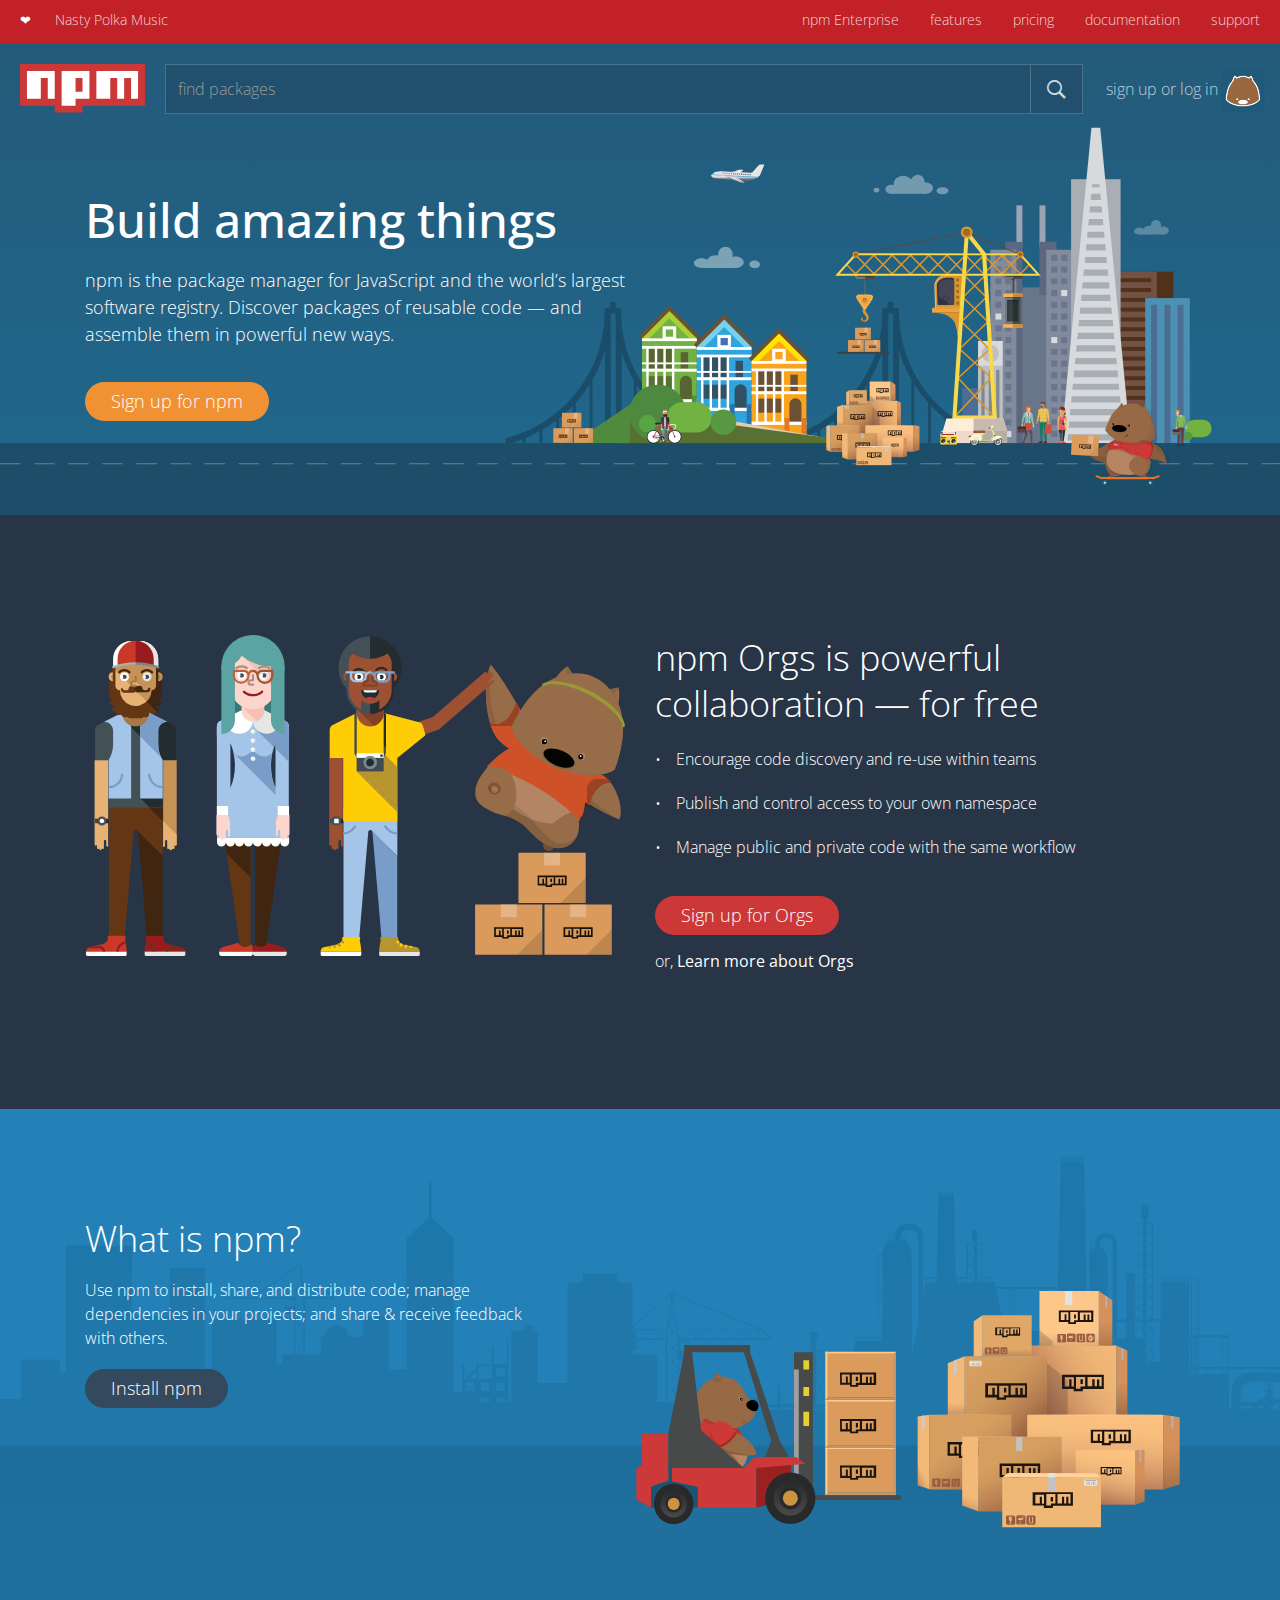
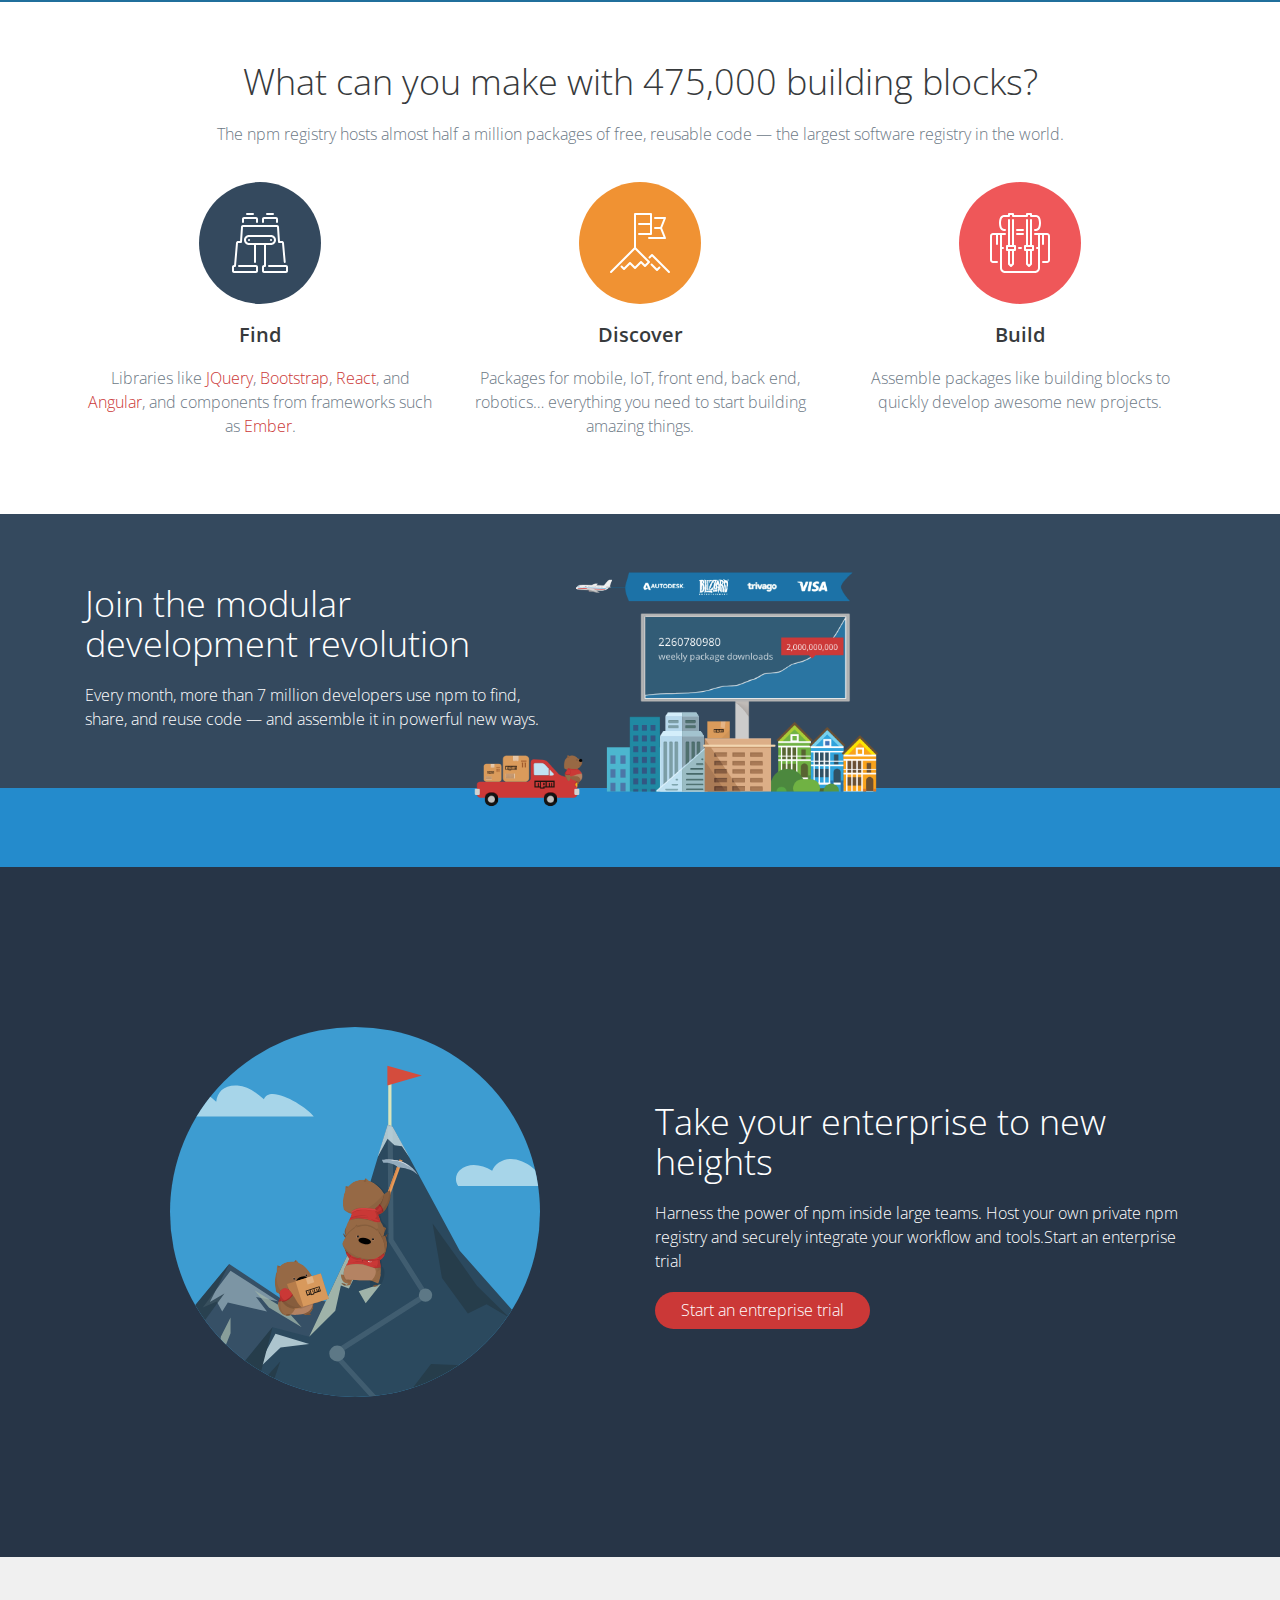
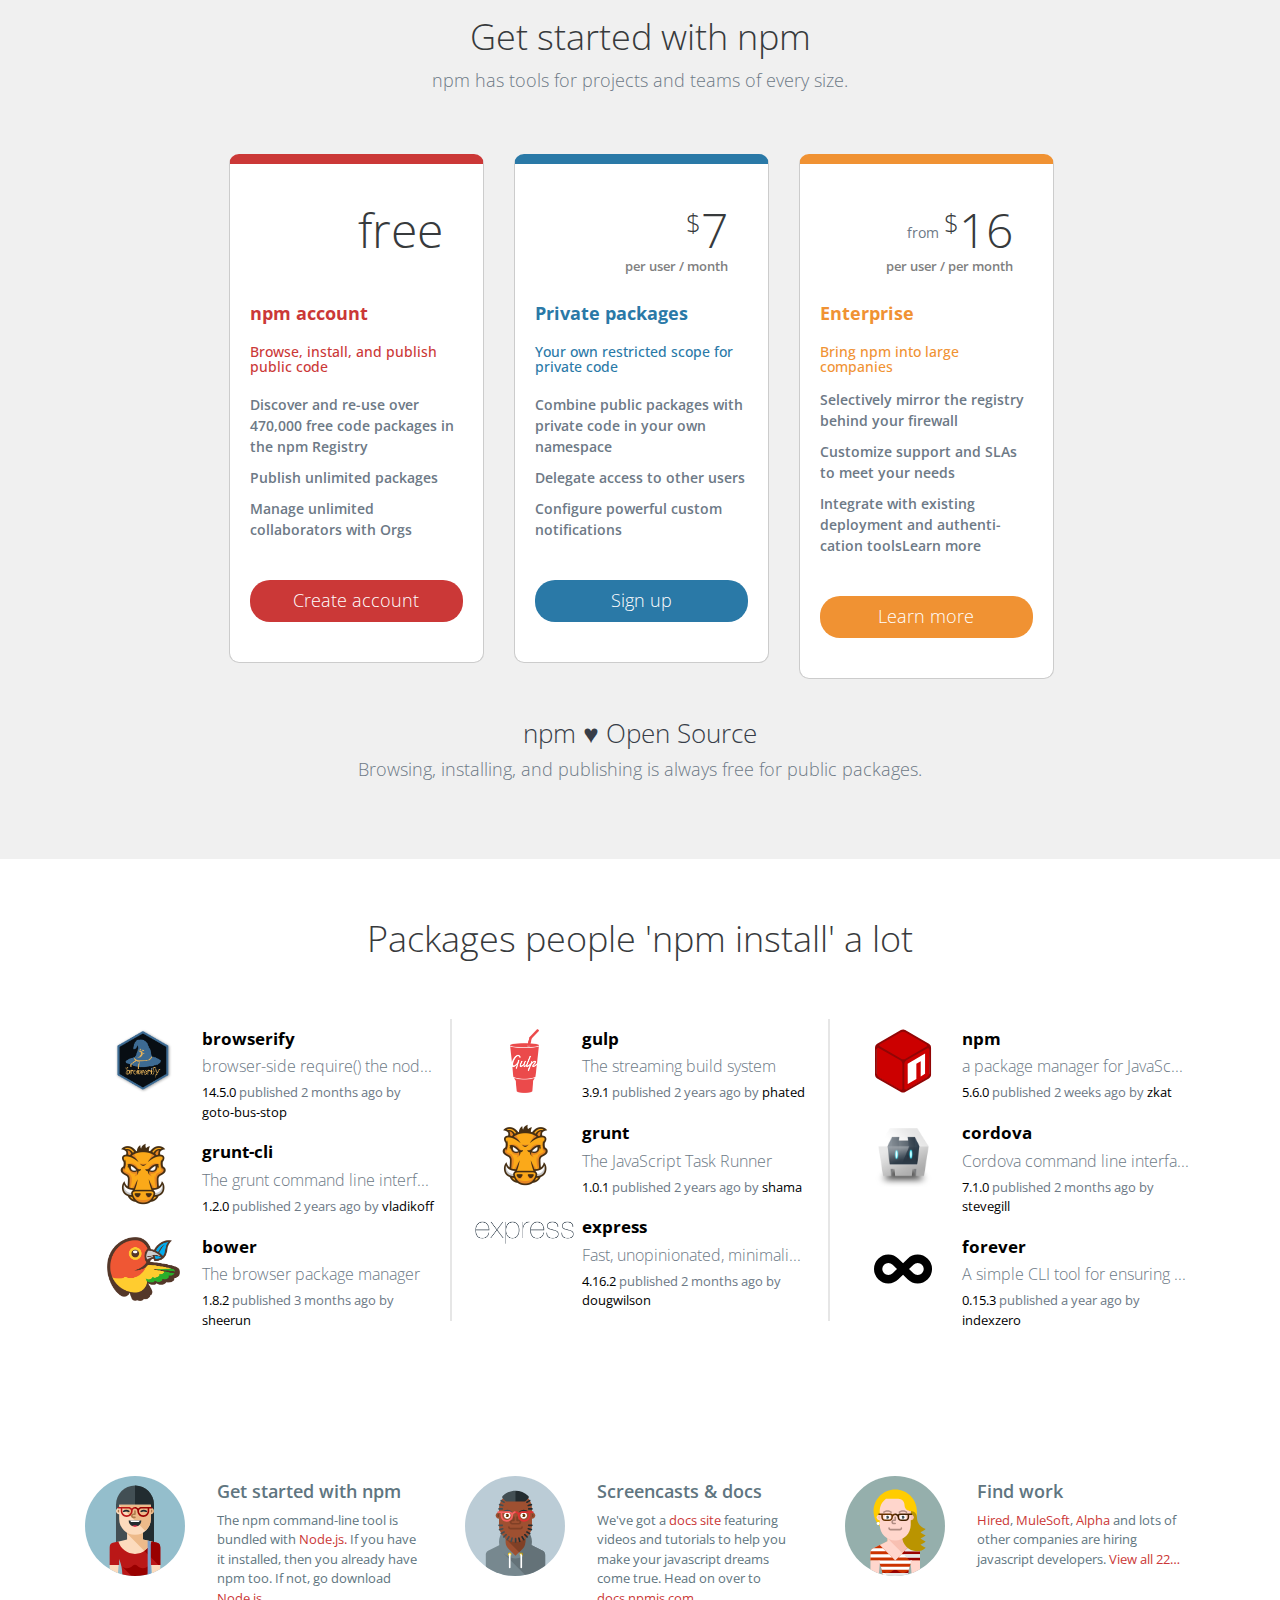
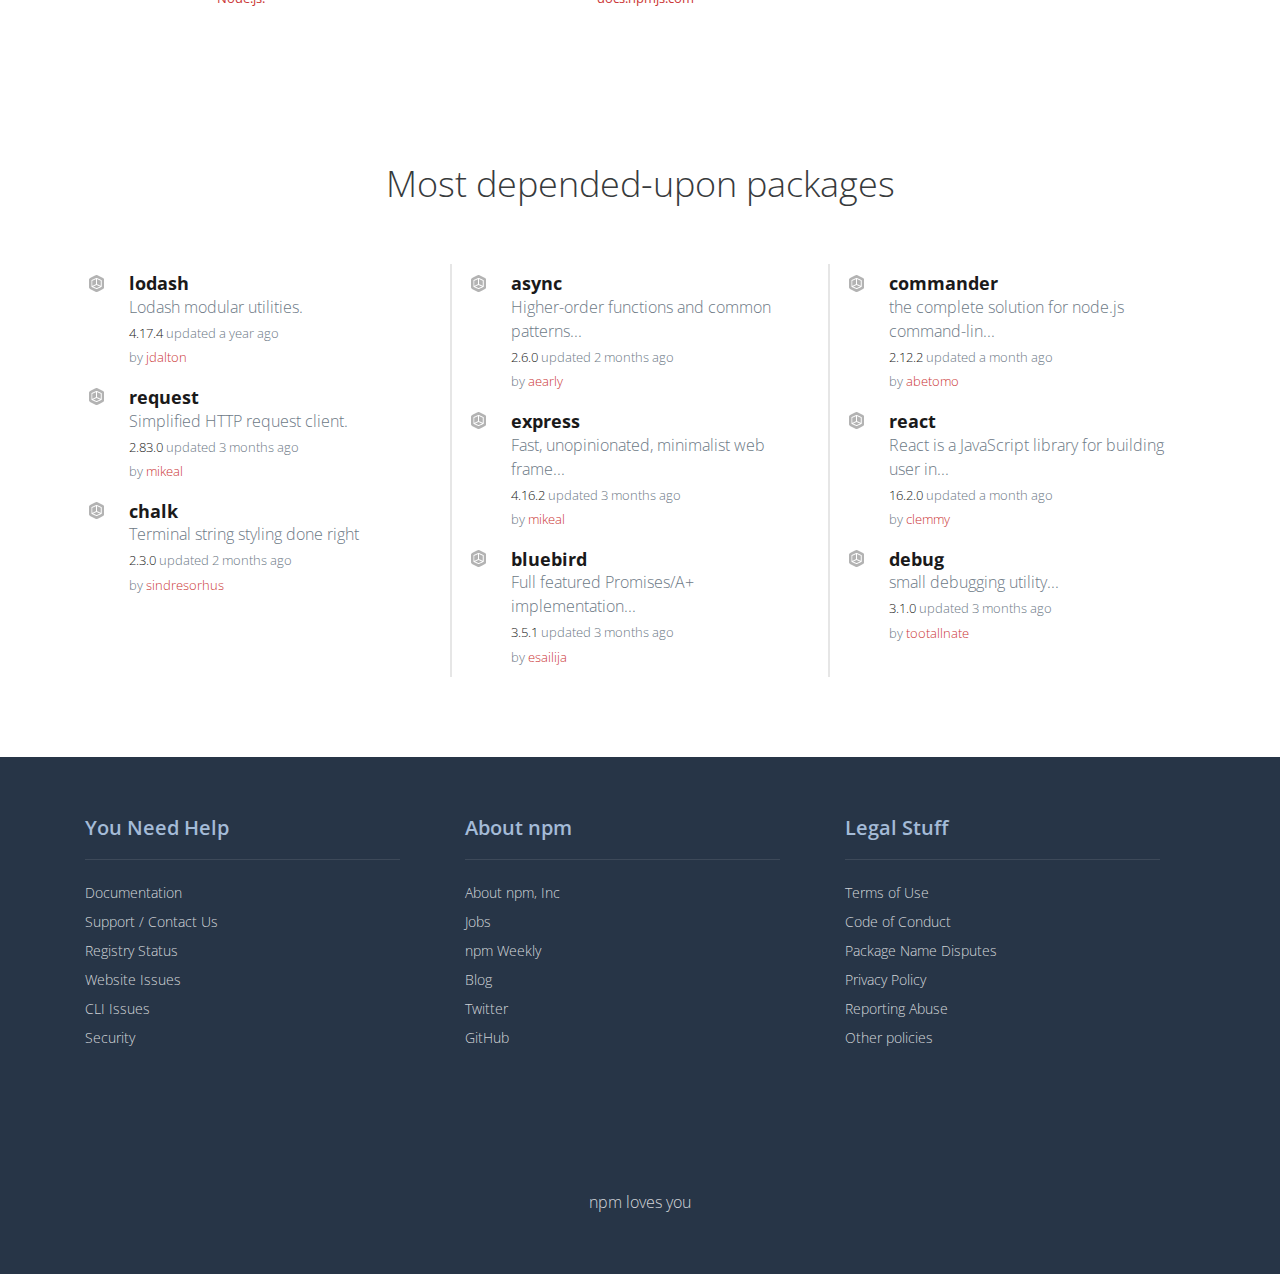
<file: npm/index.html>
<!DOCTYPE html>
<html lang="es">
    <head>
        <meta charset="utf-8">
        <meta name="viewport" content="width=device-width, initial-scale=1.0">
        <meta http-equiv="X-UA-Compatible" content="ie=edge">
        <title>npm</title>
        <meta name="author" content="Miguel Álvarez de Cienfuegos Rosado">
        <link href="https://fonts.googleapis.com/css?family=Open+Sans:200,300,400,600,700" rel="stylesheet">
        <link href="css/ionicons.min.css" rel="stylesheet">
        <link rel="stylesheet" type="text/css" href="css/estilos.css">
        <link href="css/bootstrap.min.css" rel="stylesheet">
    </head>
    
    <body>
        <header>
            <nav class="navbar navbar-light bg-faded col-xs-12">
                <div id="div-left-nav" class="col-xs-4">
                    <a id="heart" href="#">❤</a>
                    <a id="nasty" href="#">Nasty Polka Music</a>
                </div>
                <button class="navbar-toggler boton-nav hidden-lg-up" type="button" data-toggle="collapse" data-target="#menu">
                &#9776;
                </button>
                <div id="menu" class="collapse navbar-collapse navbar-toggleable-md col-xs-8">
                    <ul class="nav navbar-nav">
                        <li class="nav-item">                                 
                            <a class="nav-link" href="#">npm Enterprise<span class="sr-only">(current)</span></a>
                        </li>
                        <li class="nav-item">  
                            <a class="nav-link" href="#">features</a>
                        </li>
                        <li class="nav-item">
                            <a class="nav-link" href="#">pricing</a>
                        </li>
                         <li class="nav-item">
                            <a class="nav-link" href="#">documentation</a>
                        </li>
                        <li class="nav-item"> 
                            <a class="nav-link" href="#">support</a>
                        </li>
                    </ul>
                </div>
            </nav>
            <div class="sub-header col-xs-12">
                <div id="logo-head" class="col-xs-2">
                    <a href="#">
                        <svg viewBox="0 0 18 7">
                            <path fill="#CB3837" d="M0,0v6h5v1h4v-1h9v-6"></path>
                            <path fill="#FFF" d="M1,1v4h2v-3h1v3h1v-4h1v5h2v-4h1v2h-1v1h2v-4h1v4h2v-3h1v3h1v-3h1v3h1v-4"></path>
                        </svg>
                    </a>
                </div>
                <form id="searchbox" action="#">
                    <input class="form-control" type="text" placeholder="find packages" name="search" id="search">
                    <button class="btn btn-outline-success" type="submit" id="search_button"><i class="ion-ios-search-strong"></i></button>
                </form>
                <div id="login">
                    <span><a href="">sign up</a> or <a href="">log in</a></span>
                    <img src="images/bear-logo.png" alt="">
                </div>
            </div>
        </header>
        <section id="sect-1" class="container-fluid">
            <div class="container">
                <div class="row">
                    <div id="banner-1" class="col-xs-6">
                        <h1>Build amazing things</h1>
                        <p>
                            npm is the package manager for JavaScript and the world’s largest software registry. Discover packages of reusable code — and assemble them in powerful new ways.
                        </p>
                        <a href="">Sign up for npm</a>
                    </div>
                </div>
            </div>
        </section>
        <section id="sect-2" class="container-fluid">
            <div class="container">
                <div class="row">
                    <div id="s-2-div-img" class="col-xs-6">
                        <img src="images/collaboration.svg" alt="">
                    </div>
                    <div id="s-2-div-ban" class="col-xs-6">
                        <h2>npm Orgs is powerful collaboration — for free</h2>
                        <ul>
                            <li>Encourage code discovery and re-use within teams</li>
                            <li>Publish and control access to your own namespace</li>
                            <li>Manage public and private code with the same workflow</li>
                        </ul>
                        <a id="s-2-b-a" href="#">Sign up for Orgs</a>
                        <p>or, <a href="#">Learn more about Orgs</a></p>
                    </div>
                </div>
            </div>
        </section>
        <section id="sect-3" class="container-fluid">
            <div class="container">
                <div class="row">
                    <div id="s-3-d-b" class="col-xs-6">
                        <h2>What is npm?</h2>
                        <p>Use npm to install, share, and distribute code; manage dependencies in your projects; and share & receive feedback with others.</p>
                        <a href="#">Install npm</a>
                    </div>
                </div>
            </div>
        </section>
        <section id="sect-4" class="container-fluid">
            <div class="container">
                <div class="row">
                    <h2>What can you make with 475,000 building blocks?</h2>
                    <p id="s-4-p">The npm registry hosts almost half a million packages of free, reusable code — the largest software registry in the world.</p>
                    <article class="col-xs-4">
                        <img src="images/binoculars.svg" alt="">
                        <h3>Find</h3>
                        <p>Libraries like <a href="">JQuery</a>, <a href="">Bootstrap</a>, <a href="">React</a>, and <a href="">Angular</a>, and components from frameworks such as <a href="">Ember</a>.</p>
                    </article>
                    <article class="col-xs-4">
                        <img src="images/mountain-flag.svg" alt="">
                        <h3>Discover</h3>
                        <p>Packages for mobile, IoT, front end, back end, robotics… everything you need to start building amazing things.</p>
                    </article>
                    <article class="col-xs-4">
                        <img src="images/backpack.svg" alt="">
                        <h3>Build</h3>
                        <p>Assemble packages like building blocks to quickly develop awesome new projects.</p>
                    </article>
                </div>
            </div>
        </section>
        <section id="sect-5" class="container-fluid">
            <div class="container">
                <div class="row">
                    <div id="s-5-d-b" class="col-xs-6">
                        <h2>Join the modular development revolution</h2>
                        <p>Every month, more than 7 million developers use npm to find, share, and reuse code — and assemble it in powerful new ways.</p>
                    </div>
                </div>
            </div>
        </section>
        <section id="sect-6">
            <div class="container">
                <div class="row">
                    <div id="s-6-d-i" class="col-xs-6">
                        <img src="images/mountain-climbing-bears.svg" alt="">
                    </div>
                    <div id="s-6-d-b" class="col-xs-6">
                        <h2>Take your enterprise to new heights</h2>
                        <p>Harness the power of npm inside large teams. Host your own private npm registry and securely integrate your workflow and tools.Start an enterprise trial</p>
                        <a href="">Start an entreprise trial</a>
                    </div>
                </div>
            </div>
        </section>
        <section id="sect-7">
            <div class="container">
                <div class="row">
                    <h2>Get started with npm</h2>
                    <p id="s-7-p">npm has tools for projects and teams of every size.</p>
                    <article id="s-7-a-1" class="col-xs-3">
                        <div class="s-7-d-c">
                            <div class="s-7-d-d">
                                <h3>free</h3>
                            </div>
                            <h4>npm account</h4>
                            <h6>Browse, install, and publish public code</h6>
                            <ul>
                                <li>Discover and re-use over 470,000 free code packages in the npm Registry</li>
                                <li>Publish unlimited packages</li>
                                <li>Manage unlimited collaborators with Orgs</li>
                            </ul>
                            <a href="">Create account</a>
                        </div>
                    </article>
                    <article id="s-7-a-2" class="col-xs-3">
                        <div class="s-7-d-c">
                            <div class="s-7-d-d">
                                <h3><span>$</span>7</h3>
                                <p>per user / month</p>
                            </div>
                            <h4>Private packages</h4>
                            <h6>Your own restricted scope for private code</h6>
                            <ul>
                                <li>Combine public packages with private code in your own namespace</li>
                                <li>Delegate access to other users</li>
                                <li>Configure powerful custom notifications</li>
                            </ul>
                            <a href="">Sign up</a>
                        </div>
                    </article>
                    <article id="s-7-a-3" class="col-xs-3">
                        <div class="s-7-d-c">
                            <div class="s-7-d-d">
                                <div id="head-h3-s7">
                                    <span id="span-from">from</span>
                                    <h3><span>$</span>16</h3>
                                </div>
                                <p>per user / per month</p>
                            </div>
                            <h4>Enterprise</h4>
                            <h6>Bring npm into large companies</h6>
                            <ul>
                                <li>Selectively mirror the registry behind your firewall</li>
                                <li>Customize support and SLAs to meet your needs</li>
                                <li>Integrate with existing deployment and auth­enti­cation toolsLearn more</li>
                            </ul>
                            <a href="">Learn more</a>
                        </div>
                    </article>
                    <h3 id="heart-s7" class="col-xs-12">npm ♥︎ Open Source</h3>
                    <p id="p-fin-s7" class="col-xs-12">Browsing, installing, and publishing is always free for public packages.</p>
                </div>
            </div>
        </section>
        <section id="sect-8">
            <div class="container">
                <div class="row">
                    <h2>Packages people 'npm install' a lot</h2>
                    <ul class="col-xs-4">
                        <li>
                            <div class="s-8-d-i col-xs-4">
                                <a href="">
                                    <img src="images/img-1.png" alt="">
                                </a>
                            </div>
                            <div class="s-8-d-cont col-xs-8">
                                <h3>
                                    <a href="">browserify</a>
                                </h3>
                                <p class="p-1-s8">browser-side require() the nod...</p>
                                <p class="p-2-s8"><a href="">14.5.0</a> published 2 months ago by <a href="">goto-bus-stop</a></p>
                            </div>    
                        </li>
                        <li>
                            <div class="s-8-d-i col-xs-4">
                                <a href="">
                                    <img src="images/img-2.png" alt="">
                                </a>
                            </div>
                            <div class="s-8-d-cont col-xs-8">
                                <h3>
                                    <a href="">grunt-cli</a>
                                </h3>
                                <p class="p-1-s8">The grunt command line interf...</p>
                                <p class="p-2-s8"><a href="">1.2.0</a> published 2 years ago by <a href="">vladikoff</a></p>
                            </div>    
                        </li>
                        <li>
                            <div class="s-8-d-i col-xs-4">
                                <a href="">
                                    <img src="images/img-3.png" alt="">
                                </a>
                            </div>
                            <div class="s-8-d-cont col-xs-8">
                                <h3>
                                    <a href="">bower</a>
                                </h3>
                                <p class="p-1-s8">The browser package manager</p>
                                <p class="p-2-s8"><a href="">1.8.2</a> published 3 months ago by <a href="">sheerun</a></p>
                            </div>    
                        </li>
                    </ul>
                    <ul id="s-8-ul-2" class="col-xs-4">
                        <li>
                            <div class="s-8-d-i col-xs-4">
                                <a href="">
                                    <img src="images/img-4.png" alt="">
                                </a>
                            </div>
                            <div class="s-8-d-cont col-xs-8">
                                <h3>
                                    <a href="">gulp</a>
                                </h3>
                                <p class="p-1-s8">The streaming build system</p>
                                <p class="p-2-s8"><a href="">3.9.1</a> published 2 years ago by <a href="">phated</a></p>
                            </div>    
                        </li>
                        <li>
                            <div class="s-8-d-i col-xs-4">
                                <a href="">
                                    <img src="images/img-2.png" alt="">
                                </a>
                            </div>
                            <div class="s-8-d-cont col-xs-8">
                                <h3>
                                    <a href="">grunt</a>
                                </h3>
                                <p class="p-1-s8">The JavaScript Task Runner</p>
                                <p class="p-2-s8"><a href="">1.0.1</a> published 2 years ago by <a href="">shama</a></p>
                            </div>    
                        </li>
                        <li>
                            <div class="s-8-d-i col-xs-4">
                                <a href="">
                                    <img src="images/img-6.png" alt="">
                                </a>
                            </div>
                            <div class="s-8-d-cont col-xs-8">
                                <h3>
                                    <a href="">express</a>
                                </h3>
                                <p class="p-1-s8">Fast, unopinionated, minimali...</p>
                                <p class="p-2-s8"><a href="">4.16.2</a> published 2 months ago by <a href="">dougwilson</a></p>
                            </div>    
                        </li>
                    </ul>
                    <ul class="col-xs-4">
                        <li>
                            <div class="s-8-d-i col-xs-4">
                                <a href="">
                                    <img src="images/img-7.svg" alt="">
                                </a>
                            </div>
                            <div class="s-8-d-cont col-xs-8">
                                <h3>
                                    <a href="">npm</a>
                                </h3>
                                <p class="p-1-s8">a package manager for JavaSc...</p>
                                <p class="p-2-s8"><a href="">5.6.0</a> published 2 weeks ago by <a href="">zkat</a></p>
                            </div>    
                        </li>
                        <li>
                            <div class="s-8-d-i col-xs-4">
                                <a href="">
                                    <img src="images/img-8.png" alt="">
                                </a>
                            </div>
                            <div class="s-8-d-cont col-xs-8">
                                <h3>
                                    <a href="">cordova</a>
                                </h3>
                                <p class="p-1-s8">Cordova command line interfa...</p>
                                <p class="p-2-s8"><a href="">7.1.0</a> published 2 months ago by <a href="">stevegill</a></p>
                            </div>    
                        </li>
                        <li>
                            <div class="s-8-d-i col-xs-4">
                                <a href="">
                                    <img src="images/img-9.svg" alt="">
                                </a>
                            </div>
                            <div class="s-8-d-cont col-xs-8">
                                <h3>
                                    <a href="">forever</a>
                                </h3>
                                <p class="p-1-s8">A simple CLI tool for ensuring ...</p>
                                <p class="p-2-s8"><a href="">0.15.3</a> published a year ago by <a href="">indexzero</a></p>
                            </div>    
                        </li>
                    </ul>
                </div>
            </div>
        </section>
        <section id="sect-9" class="container-fluid">
            <div class="container">
                <div class="row">
                    <aricle class="col-xs-4">
                        <div class="col-xs-4">
                            <img src="images/Avatar1.svg" alt="">
                        </div>
                        <div class="col-xs-8">
                            <h4>
                                <a href="">Get started with npm</a>
                            </h4>
                            <p>The npm command-line tool is bundled with <a href="">Node.js.</a> If you have it installed, then you already have npm too. If not, go download <a href="">Node.js.</a></p>
                        </div>
                    </aricle>
                    <aricle class="col-xs-4">
                        <div class="col-xs-4">
                            <img src="images/Avatar2.svg" alt="">
                        </div>
                        <div class="col-xs-8">
                            <h4>
                                <a href="">Screencasts & docs</a>
                            </h4>
                            <p>We've got a <a href="">docs site</a> featuring videos and tutorials to help you make your javascript dreams come true. Head on over to <a href="">docs.npmjs.com</a></p>
                        </div>
                    </aricle>
                    <aricle class="col-xs-4">
                        <div class="col-xs-4">
                            <img src="images/Avatar3.svg" alt="">
                        </div>
                        <div class="col-xs-8">    
                            <h4>
                                <a href="">Find work</a>
                            </h4>
                            <p><a href="">Hired</a>, <a href="">MuleSoft</a>, <a href="">Alpha</a> and lots of other companies are hiring javascript developers. <a href="">View all 22…</a></p>
                        </div>
                    </aricle>
                </div>
            </div>
        </section>
        <section id="sect-10" class="container">
            <div class="row">
                <h2>Most depended-upon packages</h2>
                <div id="group-1" class="col-xs-4">
                    <article>
                        <div class="col-xs-1">
                            <img src="images/section-9-simbol.png" alt="">
                        </div>
                        <div class="col-xs-11">
                            <h3>
                                <a href="">lodash</a>
                            </h3>
                            <p class="p-1">Lodash modular utilities.</p>
                            <p class="p-2"><a href="">4.17.4</a> updated a year ago</p>
                            <p class="p-3">by <a href="">jdalton</a></p>
                        </div>
                    </article>
                    <article>
                        <div class="col-xs-1">
                            <img src="images/section-9-simbol.png" alt="">
                        </div>
                        <div class="col-xs-11">
                            <h3>
                                <a href="">request</a>
                            </h3>
                            <p class="p-1">Simplified HTTP request client.</p>
                            <p class="p-2"><a href="">2.83.0</a> updated 3 months ago</p>
                            <p class="p-3">by <a href="">mikeal</a></p>
                        </div>
                    </article>
                    <article>
                        <div class="col-xs-1">
                            <img src="images/section-9-simbol.png" alt="">
                        </div>
                        <div class="col-xs-11">
                            <h3>
                                <a href="">chalk</a>
                            </h3>
                            <p class="p-1">Terminal string styling done right</p>
                            <p class="p-2"><a href="">2.3.0</a> updated 2 months ago</p>
                            <p class="p-3">by <a href="">sindresorhus</a></p>
                        </div>
                    </article>
                </div>
                <div id="group-2" class="col-xs-4">
                    <article>
                        <div class="col-xs-1">
                            <img src="images/section-9-simbol.png" alt="">
                        </div>
                        <div class="col-xs-11">
                            <h3>
                                <a href="">async</a>
                            </h3>
                            <p class="p-1">Higher-order functions and common patterns...</p>
                            <p class="p-2"><a href="">2.6.0</a> updated 2 months ago</p>
                            <p class="p-3">by <a href="">aearly</a></p>
                        </div>
                    </article>
                    <article>
                        <div class="col-xs-1">
                            <img src="images/section-9-simbol.png" alt="">
                        </div>
                        <div class="col-xs-11">
                            <h3>
                                <a href="">express</a>
                            </h3>
                            <p class="p-1">Fast, unopinionated, minimalist web frame...</p>
                            <p class="p-2"><a href="">4.16.2</a> updated 3 months ago</p>
                            <p class="p-3">by <a href="">mikeal</a></p>
                        </div>
                    </article>
                    <article>
                        <div class="col-xs-1">
                            <img src="images/section-9-simbol.png" alt="">
                        </div>
                        <div class="col-xs-11">
                            <h3>
                                <a href="">bluebird</a>
                            </h3>
                            <p class="p-1">Full featured Promises/A+ implementation...</p>
                            <p class="p-2"><a href="">3.5.1</a> updated 3 months ago</p>
                            <p class="p-3">by <a href=""> esailija</a></p>
                        </div>
                    </article>
                </div>
                <div id="group-3" class="col-xs-4">
                    <article>
                        <div class="col-xs-1">
                            <img src="images/section-9-simbol.png" alt="">
                        </div>
                        <div class="col-xs-11">
                            <h3>
                                <a href="">commander</a>
                            </h3>
                            <p class="p-1">the complete solution for node.js command-lin...</p>
                            <p class="p-2"><a href="">2.12.2</a> updated a month ago</p>
                            <p class="p-3">by <a href="">abetomo</a></p>
                        </div>
                    </article>
                    <article>
                        <div class="col-xs-1">
                            <img src="images/section-9-simbol.png" alt="">
                        </div>
                        <div class="col-xs-11">
                            <h3>
                                <a href="">react</a>
                            </h3>
                            <p class="p-1">React is a JavaScript library for building user in...</p>
                            <p class="p-2"><a href="">16.2.0</a> updated a month ago</p>
                            <p class="p-3">by <a href=""> clemmy</a></p>
                        </div>
                    </article>
                    <article>
                        <div class="col-xs-1">
                            <img src="images/section-9-simbol.png" alt="">
                        </div>
                        <div class="col-xs-11">
                            <h3>
                                <a href="">debug</a>
                            </h3>
                            <p class="p-1">small debugging utility...</p>
                            <p class="p-2"><a href="">3.1.0</a> updated 3 months ago</p>
                            <p class="p-3">by <a href="">  tootallnate</a></p>
                        </div>
                    </article>
                </div>                
            </div>
        </section>
        <footer class="container-fluid">
            <div class="container">
                <div class="row">
                    <div class="col-xs-4">
                        <h3>You Need Help</h3>
                        <ul>
                            <li><a href="">Documentation</a></li>
                            <li><a href="">Support / Contact Us</a></li>
                            <li><a href="">Registry Status</a></li>
                            <li><a href="">Website Issues</a></li>
                            <li><a href="">CLI Issues</a></li>
                            <li><a href="">Security</a></li>
                        </ul>
                    </div>
                    <div class="col-xs-4">
                        <h3>About npm</h3>
                        <ul>
                            <li><a href="">About npm, Inc</a></li>
                            <li><a href="">Jobs</a></li>
                            <li><a href="">npm Weekly</a></li>
                            <li><a href="">Blog</a></li>
                            <li><a href="">Twitter</a></li>
                            <li><a href="">GitHub</a></li>
                        </ul>
                    </div>
                    <div class="col-xs-4">
                        <h3>Legal Stuff</h3>
                        <ul>
                            <li><a href="">Terms of Use</a></li>
                            <li><a href="">Code of Conduct</a></li>
                            <li><a href="">Package Name Disputes</a></li>
                            <li><a href="">Privacy Policy</a></li>
                            <li><a href="">Reporting Abuse</a></li>
                            <li><a href="">Other policies</a></li>
                        </ul>
                    </div>
                    <p><a id="subfooter" href="">npm loves you</a></p>
                </div>
            </div>
        </footer>
        

        <script src="js/jquery-2.2.3.min.js"></script>
        <script src="js/bootstrap.min.js"></script>
    </body>
</html>
</file>
<file: npm/css/estilos.css>
*{
	text-decoration: none!important;
	list-style: none;
	font-family: 'Open Sans', sans-serif;
	box-sizing: border-box;
}

*:focus{
	outline: none!important;
}

img{
	max-width: 100%;
}

header{
	position: relative;
	z-index: 9;
}

header nav{
	font-size: 14px!important;
	background: #C12127!important;
	display: inline;
	border-radius: 0!important;
	padding: 0 20px!important;
}

header nav div#div-left-nav{
	padding: 9px 0;
}

header nav div#div-left-nav a#heart{
	color: #fff;
	margin-right: 20px;
	font-size: 0.9em;
}

header nav div#div-left-nav a#nasty{
	font-size: 14px;
	color: rgba(255,255,255,0.8);
	font-weight: lighter;
}

header nav div#menu{
	margin-top: 6px;
	text-align: right;
	margin: 0;
	padding: 0;
}

header nav div#menu ul{
	display: inline-block;
	margin: 0;
}

header nav div#menu ul li a{
	margin-left: 15px!important;
	color: rgba(255,255,255,0.8)!important;
	font-weight: lighter!important;
	font-size: 14px;
	padding: 9px 0;
}

header div.sub-header{
	padding-top: 20px;
	padding-bottom: 20px;
/*	clear: both;
	display: flex;
	position: absolute;
	top: 50px;*/
}

header div.sub-header div#logo-head{
	width: 125px;
    height: 50px;
    margin-left: 5px;
    padding: 0;
}

header div.sub-header form{
	display: flex;
	padding-left: 20px;
	width: 75%;
}

header div.sub-header form input{
	height: 3.125em;
	border: 1px solid rgba(255,255,255,0.2);
	border-radius: 0;
	font-weight: lighter;
    font-size: 1em;
    background: #20506d;
}

header div.sub-header form button{
	border: 1px solid rgba(255,255,255,0.2);
    border-radius: 0;
    background: #20506d;
    margin-left: -1px;
    height: 3.125em;
}

header div.sub-header form button i{
	font-size: 25px;
	color: rgba(255,255,255,.8);
}

header div.sub-header div#login{
	float: right;
    margin-top: -45px;
}

header div.sub-header div#login span,
header div.sub-header div#login span a{
	color: rgba(255,255,255,.7);
	font-weight: lighter;
}

header div.sub-header div#login img{
	width: 43px;
	height: 43px;
}

section#sect-1{
	background-color: #235b7b;
	background: url(../images/city-scape.svg) no-repeat;
	padding-top: 0;
	background-size: contain;
	padding-top: 60px;
	padding-bottom: 60px;	
}

section#sect-1 div#banner-1{
	padding-top: 40px;
	padding-bottom: 40px;	
}

section#sect-1 div#banner-1 h1{
	font-size: 48px;
	color: #fff;
	margin-top: 20px;
	margin-bottom: 20px;
}

section#sect-1 div#banner-1 p{
	color: #fff;
	font-size: 18px;
	font-weight: 300;
	margin-bottom: 40px;
}

section#sect-1 div#banner-1 a{
	border-radius: 20px;
    padding: 7px 26px 8px 26px;
    font-size: 18px;
    color: #fff;
    font-weight: 300;
    background: #f09233;
    transition: all .3s ease;
}

section#sect-2{
	background: #273547;
	padding-top: 120px;
	padding-bottom: 120px;
}

section#sect-2 div#s-2-div-ban{

}

section#sect-2 div#s-2-div-ban h2{
	font-size: 36px;
	color: #fff;
	font-weight: lighter;
	line-height: 46px;
	margin-bottom: 20px;
}

section#sect-2 div#s-2-div-ban ul{
	padding-left: 0;
	margin-bottom: 23px;
}

section#sect-2 div#s-2-div-ban ul li{
	color: #fff;
	padding-bottom: 20px;
	font-weight: lighter;
}

section#sect-2 div#s-2-div-ban ul li:before{
	content: '\2022';
    margin-right: 15px;
}

section#sect-2 div#s-2-div-ban a#s-2-b-a{
	color: #fff;
    background: #cb3837;
    padding: 7px 26px 8px 26px;
    font-size: 18px;
    border-radius: 20px;
    font-weight: lighter;
}

section#sect-2 div#s-2-div-ban p{
	color: #fff;
	font-weight: lighter;
	padding-top: 20px;
}

section#sect-2 div#s-2-div-ban p a{
	color: #fff;
	font-weight: 400;
}

section#sect-3{
	background: url(../images/forklift.svg) no-repeat center center;
	background-size: cover;
	padding-top: 60px;
	padding-bottom: 60px;
}

section#sect-3 div#s-3-d-b{
	padding-bottom: 120px;
	margin-top: 40px;
	margin-bottom: 20px;
	padding-right: 100px;
}

section#sect-3 div#s-3-d-b h2{
	font-size: 36px;
	color: #fff;
	font-weight: lighter;
	margin-bottom: 20px;
	margin-top: 10px;
}

section#sect-3 div#s-3-d-b p{
	font-weight: lighter;
	color: #fff;
	margin-bottom: 25px;
}

section#sect-3 div#s-3-d-b a{
	color: #fff;
    background-color: #34495e;
    font-size: 18px;
    border-radius: 20px;
    padding: 7px 26px 8px 26px;
    font-weight: lighter;
}

section#sect-4{
	padding-top: 40px;
	padding-bottom: 40px;
	text-align: center;
}

section#sect-4 h2{
	font-size: 36px;
	font-weight: lighter;
	margin-top: 20px;
	margin-bottom: 20px;
}

section#sect-4 p#s-4-p{
	color: #6d7986;
	font-weight: lighter;
}

section#sect-4 article{
	padding-top: 20px;
	padding-bottom: 20px;
}

section#sect-4 article img{

}

section#sect-4 article h3{
	font-size: 20px;
	margin-top: 20px;
	margin-bottom: 20px;
	font-weight: 600;
}

section#sect-4 article p{
	color: #6d7986;
	font-weight: lighter;
}

section#sect-4 article p a{
	color: #cb3837;
	font-weight: lighter;
}

section#sect-4 article p a:hover{
	text-decoration: underline!important;
}

section#sect-5{
	padding-top: 70px;
	padding-bottom: 120px;
	background: url(../images/background-sect-5.png)center center no-repeat;
	background-size: cover;
}

section#sect-5 div#s-5-d-b{
	padding-right: 100px;
}

section#sect-5 div#s-5-d-b h2{
	font-size: 36px;
    color: #fff;
    font-weight: lighter;
    margin-bottom: 20px;
}

section#sect-5 div#s-5-d-b p{
	font-weight: lighter;
    color: #fff;
}

section#sect-5 div#s-5-d-b div{
	text-align: right;
}

section#sect-6{
	background: #273547;
	padding-top: 60px;
	padding-bottom: 60px;
}

section#sect-6 div.container div.row{
	display: flex;
    align-items: center;
}

section#sect-6 div#s-6-d-i{
	padding: 100px;
}

/*section#sect-6 div#s-6-d-b{
	padding-top: 80px;
}*/

section#sect-6 div#s-6-d-b h2{
	font-size: 36px;
    color: #fff;
    font-weight: lighter;
    margin-bottom: 20px;
}

section#sect-6 div#s-6-d-b p{
	font-weight: lighter;
    color: #fff;
    margin-bottom: 25px;
}

section#sect-6 div#s-6-d-b a{
	color: #fff;
    background-color: #cb3837;
    border-radius: 20px;
    font-weight: lighter;
    padding: 7px 26px 8px 26px;
}

section#sect-7{
	background: #f0f0f0;
	padding: 60px;
	padding-bottom: 60px;
}

section#sect-7 h2{
	font-size: 36px;
    font-weight: lighter;
    text-align: center;
    margin-bottom: 10px;
}

section#sect-7 p#s-7-p{
	color: #6d7986;
    font-weight: lighter;
    text-align: center;
    font-size: 18px;
    margin-bottom: 60px;
}

section#sect-7 article div.s-7-d-c{
	border: 1px solid #ccc;
    border-radius: 10px;
    background-clip: padding-box;
    border-bottom: 1px solid #ccc;
    background-color: #fff;
    padding: 40px 20px;
}

section#sect-7 article div.s-7-d-c p{
	font-size: 13px;
	color: gray;
	text-align: right;
	font-weight: 600;
}

section#sect-7 article div.s-7-d-c div.s-7-d-d{
	height: 100px;
	padding-right: 20px;
}

section#sect-7 article#s-7-a-1{
	margin-left: 12.6%;
}

section#sect-7 article#s-7-a-1 div.s-7-d-c{
	border-top: solid 10px #cb3837;
}

section#sect-7 article#s-7-a-2 div.s-7-d-c{
	border-top: solid 10px #2a79a7;
}

section#sect-7 article#s-7-a-3 div.s-7-d-c{
	border-top: solid 10px #f09233;
}

section#sect-7 article div.s-7-d-c div.s-7-d-d h3{
	font-size: 48px;
	text-align: right;
	font-weight: lighter;
	margin-bottom: 0;
}

section#sect-7 article div.s-7-d-c div.s-7-d-d span{
	font-size: 26px;
	margin-top: 5px;
}

section#sect-7 article#s-7-a-2 div.s-7-d-c div.s-7-d-d h3{
	display: flex;
    float: right;
}

section#sect-7 article#s-7-a-2 div.s-7-d-c div.s-7-d-d p{
	clear: both;
}

section#sect-7 article div.s-7-d-c h4{
	font-size: 18px;
	font-weight: bold;
	margin-bottom: 20px;
}

section#sect-7 article div.s-7-d-c h6{
	font-size: 14px;
	margin-bottom: 20px;
}

section#sect-7 article div.s-7-d-c ul{
	padding-left: 0;
	margin-bottom: 40px;
}

section#sect-7 article div.s-7-d-c ul li{
	color: #6d7986;
	font-size: 14px;
	font-weight: 600;
	margin-bottom: 10px;
}

section#sect-7 article div.s-7-d-c a{
	width: 100%;
	display: inline-block;
	text-align: center;
	font-weight: lighter;
}

section#sect-7 article#s-7-a-1 div.s-7-d-c h4,
section#sect-7 article#s-7-a-1 div.s-7-d-c h6{
	color: #cb3837;
}

section#sect-7 article#s-7-a-1 div.s-7-d-c a{
	border-radius: 20px;
    padding: 7px 26px 8px 26px;
    font-size: 18px;
    color: #fff;
    background-color: #cb3837;
}

section#sect-7 article#s-7-a-2 div.s-7-d-c h4,
section#sect-7 article#s-7-a-2 div.s-7-d-c h6{
	color: #2a79a7;
}

section#sect-7 article#s-7-a-2 div.s-7-d-c a{
	border-radius: 20px;
    padding: 7px 26px 8px 26px;
    font-size: 18px;
    color: #fff;
    background-color: #2a79a7;
}

section#sect-7 article#s-7-a-3 div.s-7-d-c h4,
section#sect-7 article#s-7-a-3 div.s-7-d-c h6{
	color: #f09233;
}

section#sect-7 article#s-7-a-3 div.s-7-d-c h6{
	margin-bottom: 15px;
}

section#sect-7 article#s-7-a-3 div.s-7-d-c a{
	border-radius: 20px;
    padding: 7px 26px 8px 26px;
    font-size: 18px;
    color: #fff;
    background: #f09233;
}

section#sect-7 article#s-7-a-3 div.s-7-d-c div.s-7-d-d div#head-h3-s7{
	display: flex;
	float: right;
	align-items: center;
}

section#sect-7 article#s-7-a-3 div.s-7-d-c div.s-7-d-d div#head-h3-s7 h3{
	display: flex;
}

section#sect-7 article#s-7-a-3 div.s-7-d-c div.s-7-d-d div#head-h3-s7 span#span-from{
	font-size: 14px;
	color: #6d7986;
	margin-right: 5px;
}

section#sect-7 article#s-7-a-3 div.s-7-d-c div.s-7-d-d p{
	clear: both;
}

section#sect-7 h3#heart-s7{
	color: #373d48;
	font-weight: lighter;
	font-size: 26px;
	text-align: center;
	margin-top: 40px;
}

section#sect-7 p#p-fin-s7{
	color: #6d7986;
    font-weight: lighter;
    text-align: center;
    font-size: 18px;
}

section#sect-8{
	padding-top: 60px;
	padding-bottom: 60px;
}

section#sect-8 h2{
	font-size: 36px;
    font-weight: lighter;
    margin-bottom: 60px;
    text-align: center;
}

section#sect-8 div.s-8-d-i{
	text-align: center;
	padding: 0;
}

section#sect-8 div.s-8-d-i img{
	max-width: 90%;
	max-height: 4em;
	margin-top: 10px;
}

section#sect-8 div.s-8-d-cont{
	padding: 0;
}

section#sect-8 div.s-8-d-cont h3{
	margin-bottom: 5px;
}

section#sect-8 div.s-8-d-cont h3 a{
	color: #000;
	font-weight: 700;
	font-size: 17px;
}

section#sect-8 div.s-8-d-cont p.p-1-s8{
	font-size: 16px;
	font-weight: lighter;
	color: #6d7986;
	margin-bottom: 5px;
}

section#sect-8 div.s-8-d-cont p.p-2-s8{
	font-size: 13px;
	color: #6d7986;
	margin-bottom: 10px;
}

section#sect-8 div.s-8-d-cont p a{
	color: #000;
}

section#sect-8 ul#s-8-ul-2{
	border-left: 2px solid #e6e6e6;
	border-right: 2px solid #e6e6e6;
}

section#sect-9{
	padding-top: 60px;
	padding-bottom: 60px;
}

section#sect-9 div.col-xs-4{
	padding: 0;
}

section#sect-9 h4 a{
	font-size: 18px;
	color: #607580;
	font-weight: 600;
}

section#sect-9 p{
	color: #607580;
	font-size: 13px;
}

section#sect-9 p a{
	color: #cb3837;
}

section#sect-10{
	padding-top: 80px;
	padding-bottom: 80px;
}

section#sect-10 h2{
	font-size: 36px;
    font-weight: lighter;
    margin-bottom: 60px;
    text-align: center;
}

section#sect-10 article div.col-xs-1{
	padding: 0;
	margin-top: 5px;
}

section#sect-10 article div.col-xs-11 h3{
	margin-bottom: 0;
}

section#sect-10 article div.col-xs-11 h3 a{
	color: #1a1a1a;
	font-weight: 700;
	font-size: 18px;
}

section#sect-10 article div.col-xs-11 p.p-1{
	font-size: 16px;
	font-weight: lighter;
	color: #6d7986;
	margin-bottom: 5px;
}

section#sect-10 article div.col-xs-11 p.p-2{
	color: #6d7986;
	font-size: 13px;
	font-weight: lighter;
	margin-bottom: 5px;
}

section#sect-10 article div.col-xs-11 p.p-2 a{
 	color: #1a1a1a;
}

section#sect-10 article div.col-xs-11 p.p-3{
	color: #6d7986;
	font-size: 13px;
	font-weight: lighter;
	margin-bottom: 10px;
}

section#sect-10 article div.col-xs-11 p.p-3 a{
	color: #cb3837;
}

section#sect-10 div#group-2{
	border-left: 2px solid #e6e6e6;
    border-right: 2px solid #e6e6e6;
}

footer{
	background: #273547;
	padding-top: 60px;
}

footer h3{
	color: #A4BBD7;
	font-weight: 600;
	font-size: 20px;
}

footer h3:after{
	display: block;
	content: "";
	width: 90%;
	height: 1px;
	border-bottom: 1px solid rgba(255,255,255,.1);
	margin-top: 20px;
	margin-bottom: 20px;
}

footer ul{
	padding: 0;
}


footer ul li{
	padding-bottom: 5px;
}

footer ul li a{
	color: rgba(255,255,255,.8);
	font-size: 14px;
	font-weight: lighter;
}

footer p{
	padding-top: 120px;
	padding-bottom: 60px;
	text-align: center;
    clear: both;
    margin-bottom: 0;
}

footer p a{
	color: rgba(255,255,255,.8);
	font-size: 16px;
	font-weight: lighter;	
}
</file>
